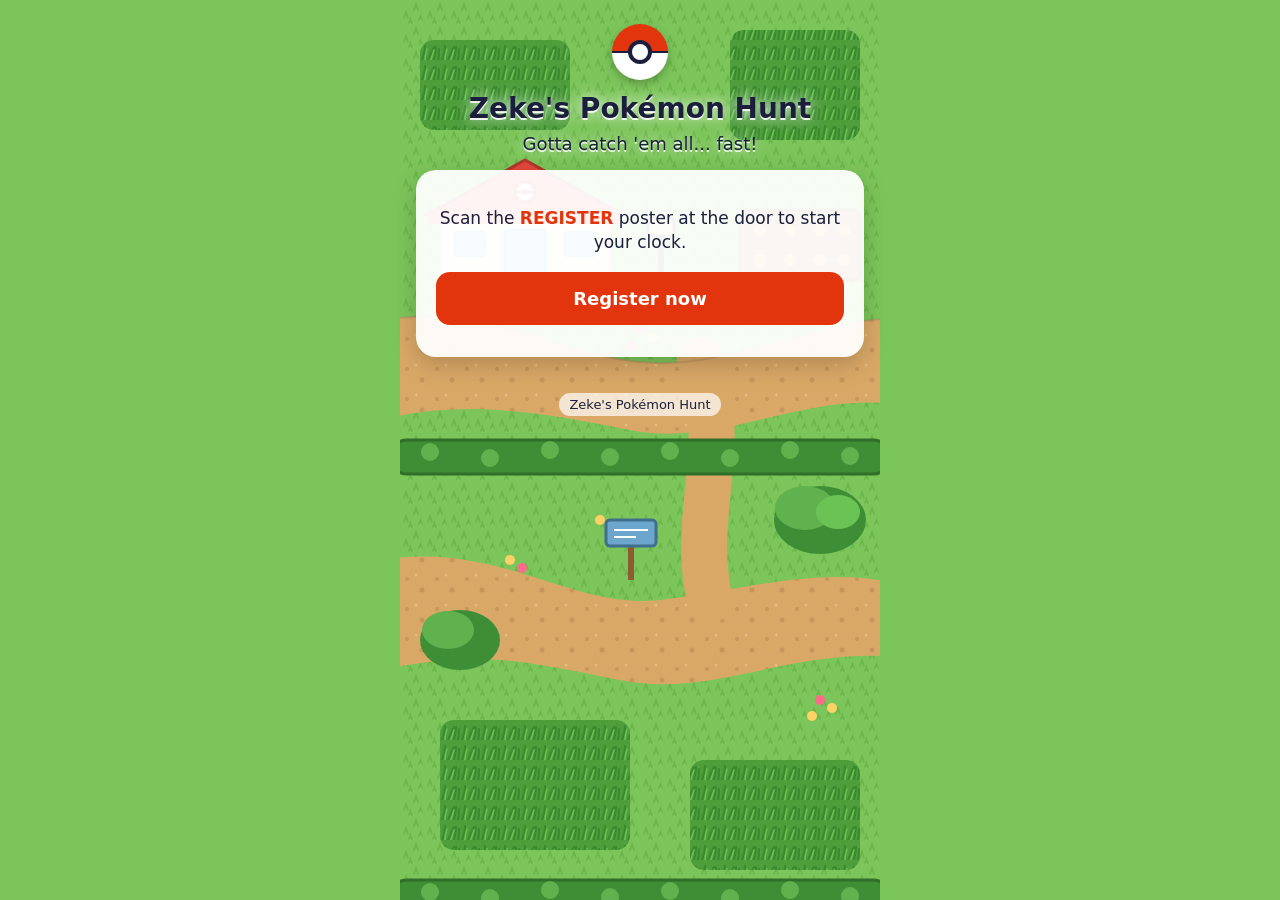
<file: index.html>
<!doctype html><html lang="en"><head><meta charset="utf-8">
<meta name="viewport" content="width=device-width,initial-scale=1"><title>Zeke&#x27;s Pokémon Hunt</title>
<link rel="stylesheet" href="style.css"><style>body{background-image:url(assets/bg.svg)}</style></head>
<body><div class="wrap"><div class="ball"></div>
<h1>Zeke's Pokémon Hunt</h1><p class="sub">Gotta catch 'em all... fast!</p>
<div class="card" id="unreg"><p class="hint">Scan the <b>REGISTER</b> poster at the door to start your clock.</p>
<a class="btn" href="register.html">Register now</a></div>
<div class="card hidden" id="reg"><p class="hint">Trainer <b id="who"></b></p><div class="timer" id="timer">00:00</div>
<div class="badge" id="count"></div><div class="prog" id="prog"></div>
<p class="hint" style="margin-top:14px">Find the hidden cards and scan each one!</p></div>

<p class="small">Zeke's Pokémon Hunt</p></div>
<script src="hunt.js"></script><script>
var s=HUNT.load(); if(s.start){document.getElementById('unreg').classList.add('hidden');document.getElementById('reg').classList.remove('hidden');
document.getElementById('who').textContent=s.name;HUNT.renderProg(s);HUNT.tick(s);}</script></body></html>
</file>
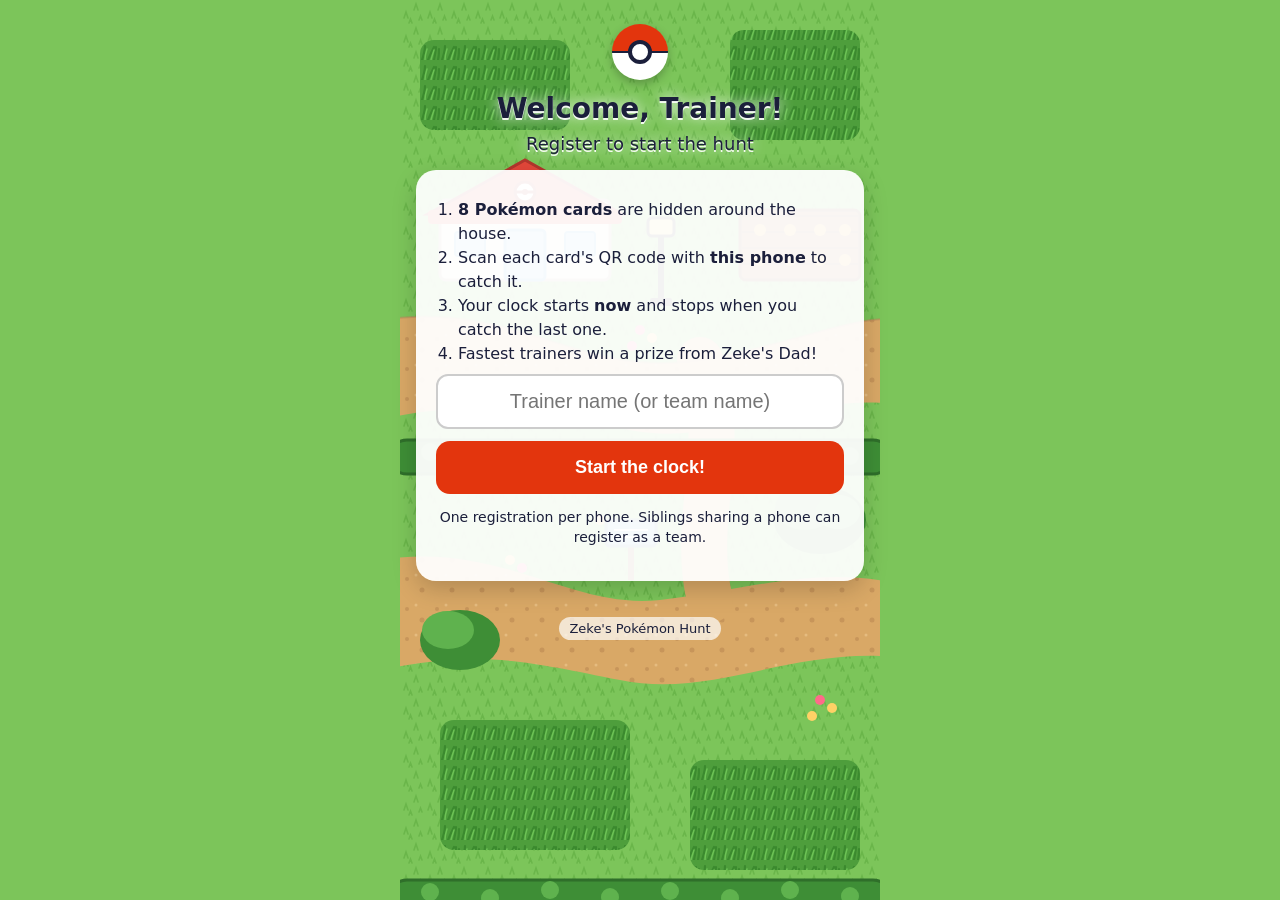
<file: register.html>
<!doctype html><html lang="en"><head><meta charset="utf-8">
<meta name="viewport" content="width=device-width,initial-scale=1"><title>Register</title>
<link rel="stylesheet" href="style.css"><style>body{background-image:url(assets/bg.svg)}</style></head>
<body><div class="wrap"><div class="ball"></div>
<h1>Welcome, Trainer!</h1><p class="sub">Register to start the hunt</p>
<div class="card" id="form">
<ol class="steps"><li><b>8 Pokémon cards</b> are hidden around the house.</li>
<li>Scan each card's QR code with <b>this phone</b> to catch it.</li>
<li>Your clock starts <b>now</b> and stops when you catch the last one.</li>
<li>Fastest trainers win a prize from Zeke's Dad!</li></ol>
<input class="name" id="name" placeholder="Trainer name (or team name)" maxlength="30" autocomplete="off">
<button class="btn" onclick="go()">Start the clock!</button>
<p class="hint" style="font-size:14px">One registration per phone. Siblings sharing a phone can register as a team.</p></div>
<div class="card hidden" id="done"><p class="hint">You're in, <b id="who"></b>!</p><div class="timer" id="timer">00:00</div>
<p class="hint">Your clock is running. Go find card <b>#1</b>!</p>
<div class="badge" id="count"></div><div class="prog" id="prog"></div>
<a class="btn alt" href="index.html">My Pokédex</a>
<button class="btn" style="background:#999;font-size:14px;padding:10px" onclick="reset()">Start over with a new name</button></div>

<p class="small">Zeke's Pokémon Hunt</p></div>
<script src="hunt.js"></script><script>
function show(s){document.getElementById('form').classList.add('hidden');document.getElementById('done').classList.remove('hidden');
document.getElementById('who').textContent=s.name;HUNT.renderProg(s);HUNT.tick(s);}
function go(){var n=document.getElementById('name').value.trim();if(!n){alert('Type your trainer name first!');return;}show(HUNT.register(n));}
function reset(){if(confirm('This erases this phone\'s progress and restarts the clock. Continue?')){localStorage.removeItem('pokehunt_v2');location.reload();}}
var s=HUNT.load(); if(s.start) show(s);</script></body></html>
</file>
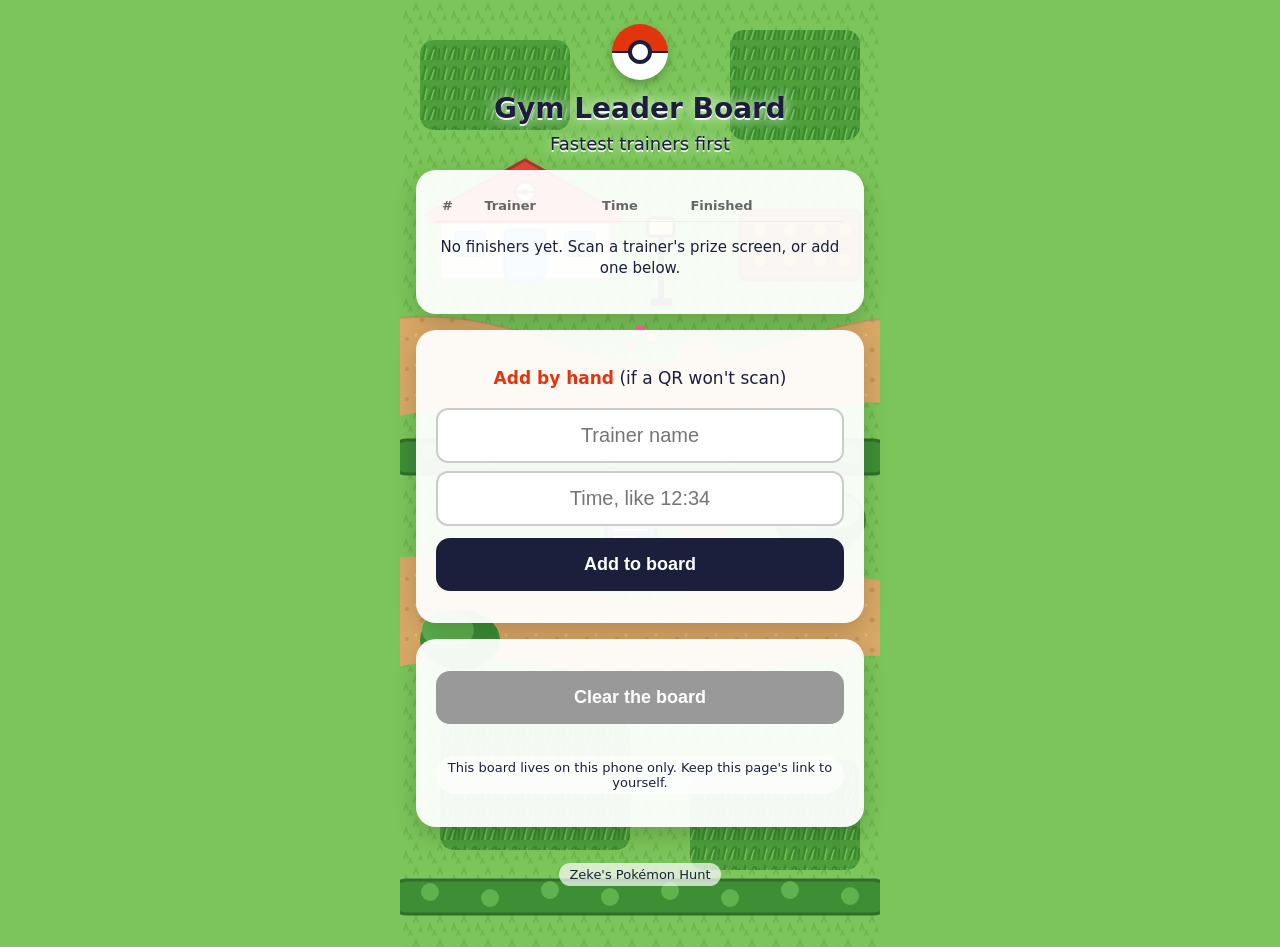
<file: admin/gym-leader-9q2v.html>
<!doctype html><html lang="en"><head><meta charset="utf-8">
<meta name="viewport" content="width=device-width,initial-scale=1"><title>Gym Leader Board</title>
<link rel="stylesheet" href="../style.css"><style>body{background-image:url(../assets/bg.svg)}</style></head>
<body><div class="wrap"><div class="ball"></div>
<h1>Gym Leader Board</h1><p class="sub">Fastest trainers first</p>
<div class="card" id="added" class="hidden" style="display:none"><p class="hint">Added <b id="aname"></b> — <span id="atime"></span></p></div>
<div class="card"><table><thead><tr><th>#</th><th>Trainer</th><th>Time</th><th>Finished</th><th></th></tr></thead><tbody id="rows"></tbody></table>
<p class="hint" id="empty" style="font-size:15px">No finishers yet. Scan a trainer's prize screen, or add one below.</p></div>
<div class="card"><p class="hint"><b>Add by hand</b> (if a QR won't scan)</p>
<input class="name" id="mname" placeholder="Trainer name" style="margin-bottom:8px">
<input class="name" id="mtime" placeholder="Time, like 12:34" inputmode="numeric">
<button class="btn alt" onclick="manual()">Add to board</button></div>
<div class="card"><button class="btn" style="background:#999" onclick="clearAll()">Clear the board</button>
<p class="small">This board lives on this phone only. Keep this page's link to yourself.</p></div>
<p class="small">Zeke's Pokémon Hunt</p></div>
<script src="../hunt.js"></script><script>var KEY='pokehunt_admin';
function load(){try{return JSON.parse(localStorage.getItem(KEY)||'[]')}catch(e){return []}}
function save(l){try{localStorage.setItem(KEY,JSON.stringify(l))}catch(e){}}
function fmt(ms){var s=Math.floor(ms/1000),m=Math.floor(s/60);return (m<10?'0':'')+m+':'+((s%60)<10?'0':'')+(s%60);}
function render(){var l=load().sort(function(a,b){return a.ms-b.ms});var h='';
 l.forEach(function(e,i){h+='<tr><td class="rank">'+(i+1)+'</td><td>'+e.n.replace(/</g,'&lt;')+'</td><td class="t">'+fmt(e.ms)+'</td><td style="font-size:12px;color:#666">'+new Date(e.at).toLocaleTimeString([], {hour:'numeric',minute:'2-digit'})+'</td><td><a href="#" onclick="del('+e.id+');return false" style="color:#999">✕</a></td></tr>';});
 document.getElementById('rows').innerHTML=h;document.getElementById('empty').style.display=l.length?'none':'block';}
function add(n,ms,at){var l=load();if(l.some(function(e){return e.n===n&&e.ms===ms}))return;l.push({id:Date.now()+Math.random(),n:n,ms:ms,at:at||Date.now()});save(l);render();
 var a=document.getElementById('added');a.style.display='block';document.getElementById('aname').textContent=n;document.getElementById('atime').textContent=fmt(ms);}
function del(id){var l=load().filter(function(e){return e.id!==id});save(l);render();}
function clearAll(){if(confirm('Clear all finishers?')){save([]);render();}}
function manual(){var n=document.getElementById('mname').value.trim(),t=document.getElementById('mtime').value.trim().split(':');
 if(!n||t.length!=2){alert('Enter a name and a time like 12:34');return;} add(n,(parseInt(t[0])*60+parseInt(t[1]))*1000);
 document.getElementById('mname').value='';document.getElementById('mtime').value='';}
var m=location.hash.match(/e=([^&]+)/); if(m){try{var e=JSON.parse(decodeURIComponent(escape(atob(m[1]))));if(e.n&&e.s&&e.e)add(e.n,e.e-e.s,e.e);}catch(x){}history.replaceState(null,'',location.pathname);}
render();</script></body></html>
</file>
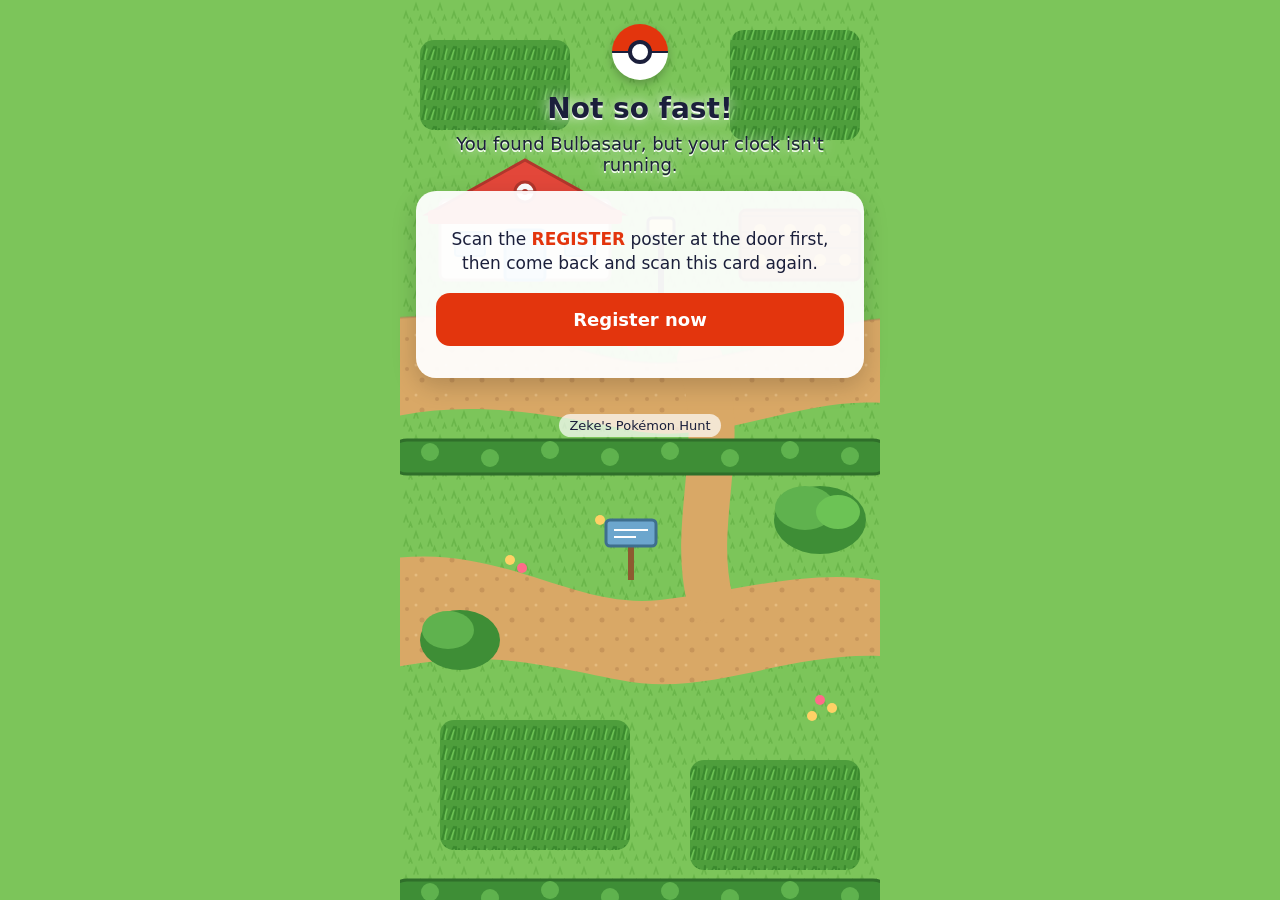
<file: catch/bulbasaur.html>
<!doctype html><html lang="en"><head><meta charset="utf-8">
<meta name="viewport" content="width=device-width,initial-scale=1"><title>You caught Bulbasaur!</title>
<link rel="stylesheet" href="../style.css"><style>body{background-image:url(../assets/bg.svg)}</style></head>
<body><div class="wrap"><div class="ball"></div>
<div id="unreg" class="hidden"><h1>Not so fast!</h1><p class="sub">You found Bulbasaur, but your clock isn't running.</p>
<div class="card"><p class="hint">Scan the <b>REGISTER</b> poster at the door first, then come back and scan this card again.</p>
<a class="btn" href="../register.html">Register now</a></div></div>
<div id="ok" class="hidden"><h1>You caught Bulbasaur!</h1><p class="sub">Card #4 of 8</p>
<div class="card"><video class="vid" autoplay muted loop playsinline poster="../img/bulbasaur.png" onclick="this.muted=!this.muted"><source src="../assets/bulbasaur.mp4" type="video/mp4"></video><p class="small" style="margin:4px 0 8px">Tap the video for sound</p><div class="timer" id="timer">00:00</div>
<div class="badge" id="count"></div><div class="prog" id="prog"></div>
<p class="hint" id="next" style="margin-top:14px">Keep going, <b id="who"></b>! Find the next card.</p>
<a class="btn gold hidden" id="prize" href="../prize/master-ball-7x4k.html">⭐ ALL 8 CAUGHT! Tap for your prize</a></div></div>
<p class="small">Zeke's Pokémon Hunt</p></div>
<script src="../hunt.js"></script><script>var s=HUNT.catchOne(4);
if(!s){document.getElementById('unreg').classList.remove('hidden');}
else{document.getElementById('ok').classList.remove('hidden');document.getElementById('who').textContent=s.name;HUNT.renderProg(s);HUNT.tick(s);
 if(s.end){document.getElementById('next').classList.add('hidden');document.getElementById('prize').classList.remove('hidden');
   setTimeout(function(){location.href='../prize/master-ball-7x4k.html';},4000);}}</script></body></html>
</file>
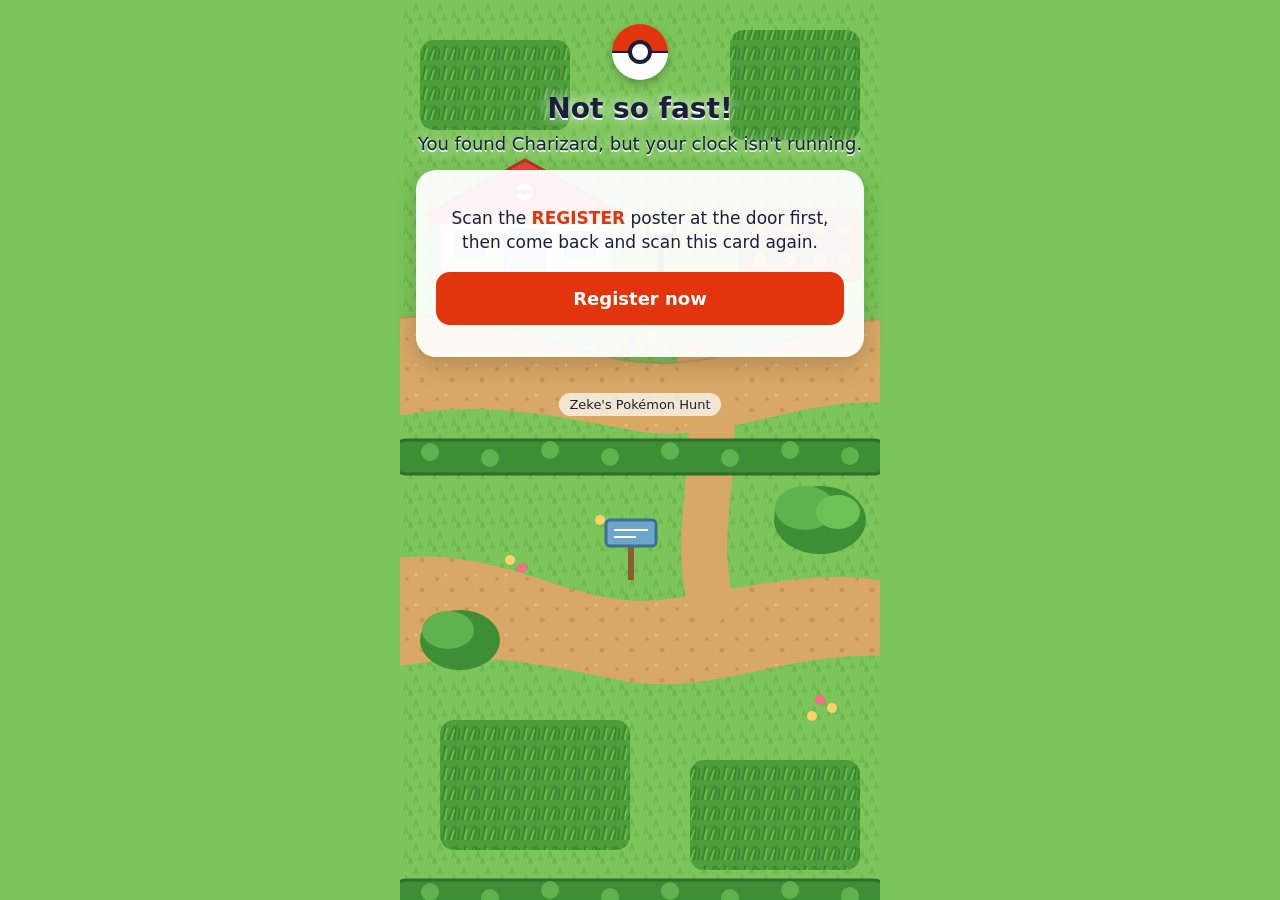
<file: catch/charizard.html>
<!doctype html><html lang="en"><head><meta charset="utf-8">
<meta name="viewport" content="width=device-width,initial-scale=1"><title>You caught Charizard!</title>
<link rel="stylesheet" href="../style.css"><style>body{background-image:url(../assets/bg.svg)}</style></head>
<body><div class="wrap"><div class="ball"></div>
<div id="unreg" class="hidden"><h1>Not so fast!</h1><p class="sub">You found Charizard, but your clock isn't running.</p>
<div class="card"><p class="hint">Scan the <b>REGISTER</b> poster at the door first, then come back and scan this card again.</p>
<a class="btn" href="../register.html">Register now</a></div></div>
<div id="ok" class="hidden"><h1>You caught Charizard!</h1><p class="sub">Card #5 of 8</p>
<div class="card"><video class="vid" autoplay muted loop playsinline poster="../img/charizard.png" onclick="this.muted=!this.muted"><source src="../assets/charizard.mp4" type="video/mp4"></video><p class="small" style="margin:4px 0 8px">Tap the video for sound</p><div class="timer" id="timer">00:00</div>
<div class="badge" id="count"></div><div class="prog" id="prog"></div>
<p class="hint" id="next" style="margin-top:14px">Keep going, <b id="who"></b>! Find the next card.</p>
<a class="btn gold hidden" id="prize" href="../prize/master-ball-7x4k.html">⭐ ALL 8 CAUGHT! Tap for your prize</a></div></div>
<p class="small">Zeke's Pokémon Hunt</p></div>
<script src="../hunt.js"></script><script>var s=HUNT.catchOne(5);
if(!s){document.getElementById('unreg').classList.remove('hidden');}
else{document.getElementById('ok').classList.remove('hidden');document.getElementById('who').textContent=s.name;HUNT.renderProg(s);HUNT.tick(s);
 if(s.end){document.getElementById('next').classList.add('hidden');document.getElementById('prize').classList.remove('hidden');
   setTimeout(function(){location.href='../prize/master-ball-7x4k.html';},4000);}}</script></body></html>
</file>
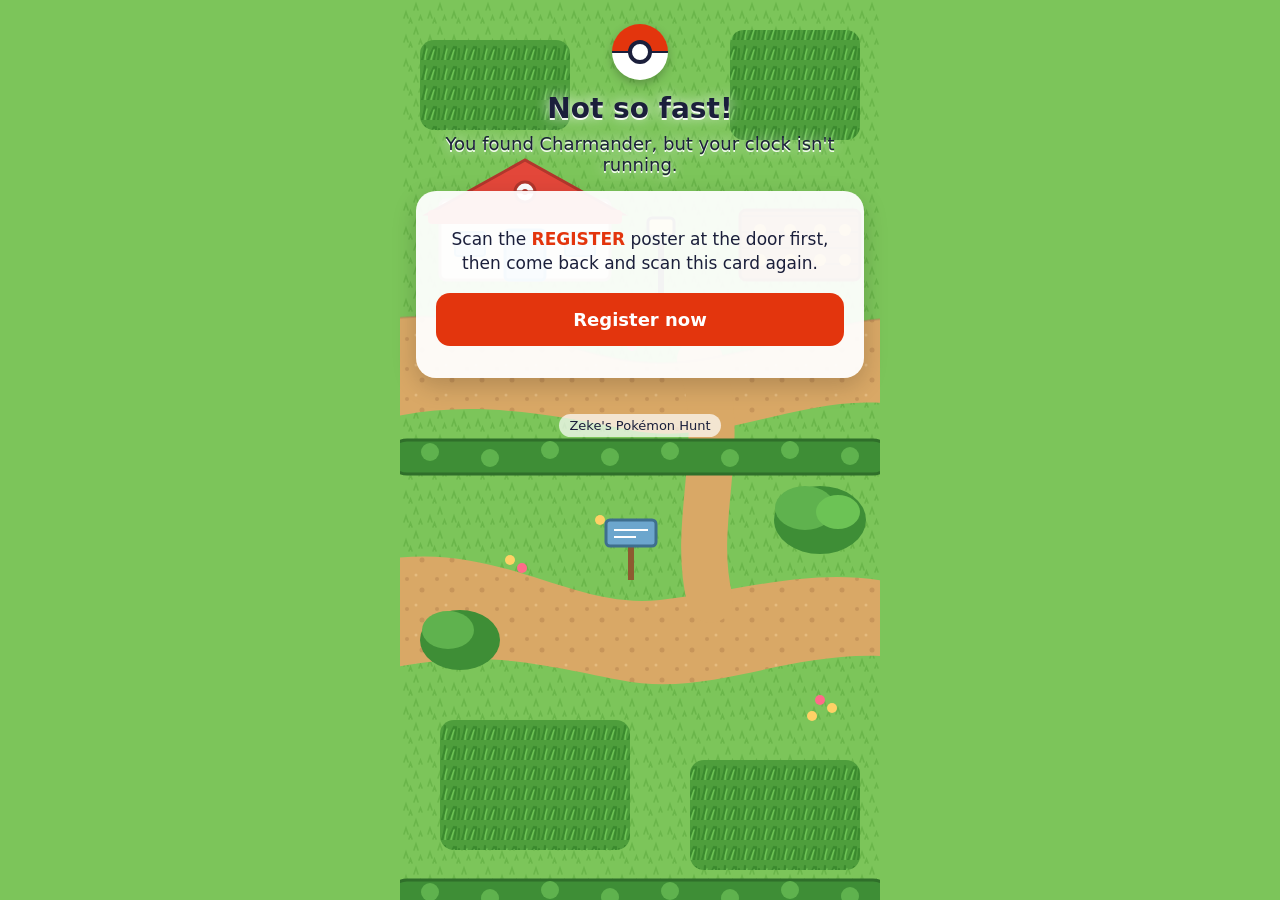
<file: catch/charmander.html>
<!doctype html><html lang="en"><head><meta charset="utf-8">
<meta name="viewport" content="width=device-width,initial-scale=1"><title>You caught Charmander!</title>
<link rel="stylesheet" href="../style.css"><style>body{background-image:url(../assets/bg.svg)}</style></head>
<body><div class="wrap"><div class="ball"></div>
<div id="unreg" class="hidden"><h1>Not so fast!</h1><p class="sub">You found Charmander, but your clock isn't running.</p>
<div class="card"><p class="hint">Scan the <b>REGISTER</b> poster at the door first, then come back and scan this card again.</p>
<a class="btn" href="../register.html">Register now</a></div></div>
<div id="ok" class="hidden"><h1>You caught Charmander!</h1><p class="sub">Card #2 of 8</p>
<div class="card"><video class="vid" autoplay muted loop playsinline poster="../img/charmander.png" onclick="this.muted=!this.muted"><source src="../assets/charmander.mp4" type="video/mp4"></video><p class="small" style="margin:4px 0 8px">Tap the video for sound</p><div class="timer" id="timer">00:00</div>
<div class="badge" id="count"></div><div class="prog" id="prog"></div>
<p class="hint" id="next" style="margin-top:14px">Keep going, <b id="who"></b>! Find the next card.</p>
<a class="btn gold hidden" id="prize" href="../prize/master-ball-7x4k.html">⭐ ALL 8 CAUGHT! Tap for your prize</a></div></div>
<p class="small">Zeke's Pokémon Hunt</p></div>
<script src="../hunt.js"></script><script>var s=HUNT.catchOne(2);
if(!s){document.getElementById('unreg').classList.remove('hidden');}
else{document.getElementById('ok').classList.remove('hidden');document.getElementById('who').textContent=s.name;HUNT.renderProg(s);HUNT.tick(s);
 if(s.end){document.getElementById('next').classList.add('hidden');document.getElementById('prize').classList.remove('hidden');
   setTimeout(function(){location.href='../prize/master-ball-7x4k.html';},4000);}}</script></body></html>
</file>
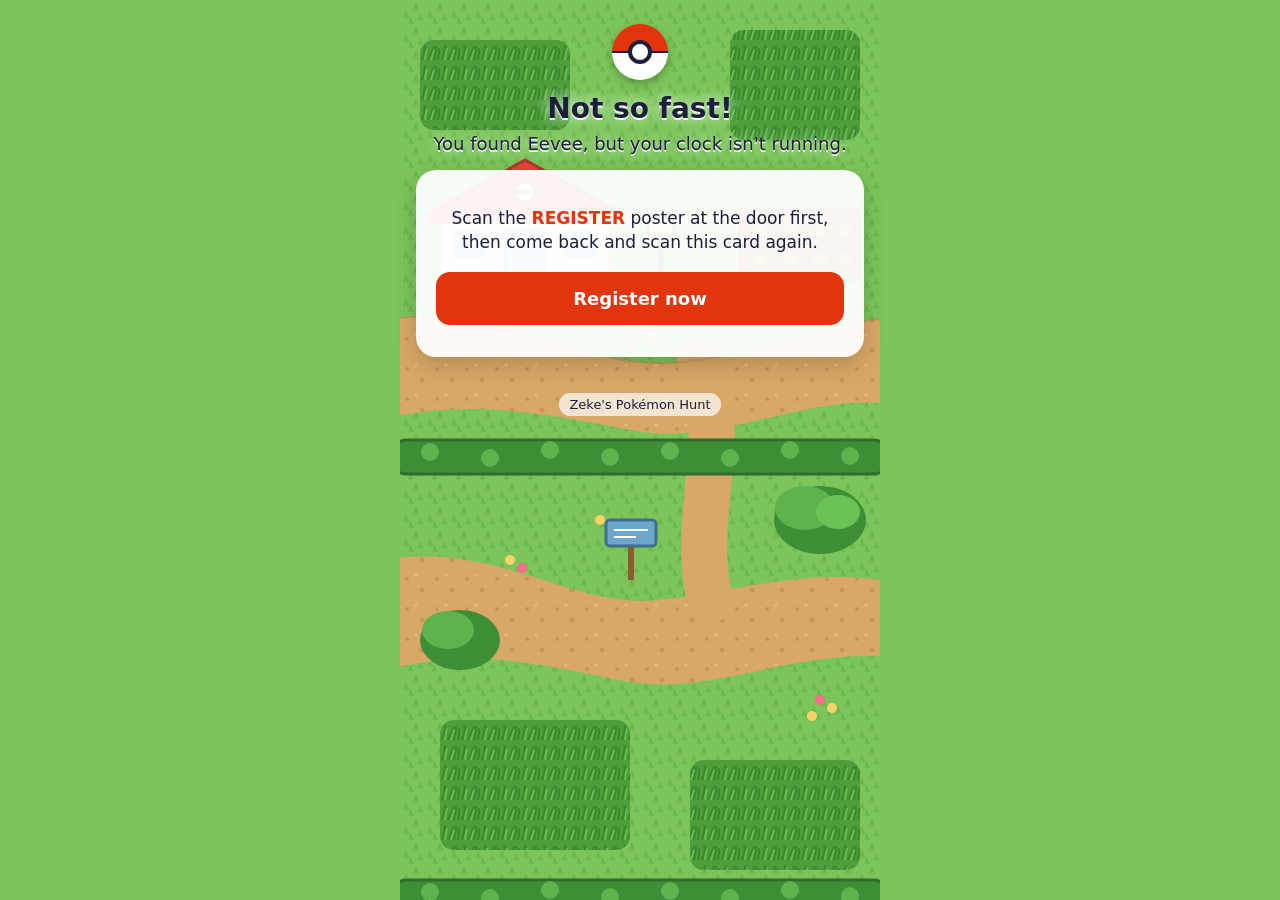
<file: catch/eevee.html>
<!doctype html><html lang="en"><head><meta charset="utf-8">
<meta name="viewport" content="width=device-width,initial-scale=1"><title>You caught Eevee!</title>
<link rel="stylesheet" href="../style.css"><style>body{background-image:url(../assets/bg.svg)}</style></head>
<body><div class="wrap"><div class="ball"></div>
<div id="unreg" class="hidden"><h1>Not so fast!</h1><p class="sub">You found Eevee, but your clock isn't running.</p>
<div class="card"><p class="hint">Scan the <b>REGISTER</b> poster at the door first, then come back and scan this card again.</p>
<a class="btn" href="../register.html">Register now</a></div></div>
<div id="ok" class="hidden"><h1>You caught Eevee!</h1><p class="sub">Card #6 of 8</p>
<div class="card"><video class="vid" autoplay muted loop playsinline poster="../img/eevee.png" onclick="this.muted=!this.muted"><source src="../assets/eevee.mp4" type="video/mp4"></video><p class="small" style="margin:4px 0 8px">Tap the video for sound</p><div class="timer" id="timer">00:00</div>
<div class="badge" id="count"></div><div class="prog" id="prog"></div>
<p class="hint" id="next" style="margin-top:14px">Keep going, <b id="who"></b>! Find the next card.</p>
<a class="btn gold hidden" id="prize" href="../prize/master-ball-7x4k.html">⭐ ALL 8 CAUGHT! Tap for your prize</a></div></div>
<p class="small">Zeke's Pokémon Hunt</p></div>
<script src="../hunt.js"></script><script>var s=HUNT.catchOne(6);
if(!s){document.getElementById('unreg').classList.remove('hidden');}
else{document.getElementById('ok').classList.remove('hidden');document.getElementById('who').textContent=s.name;HUNT.renderProg(s);HUNT.tick(s);
 if(s.end){document.getElementById('next').classList.add('hidden');document.getElementById('prize').classList.remove('hidden');
   setTimeout(function(){location.href='../prize/master-ball-7x4k.html';},4000);}}</script></body></html>
</file>
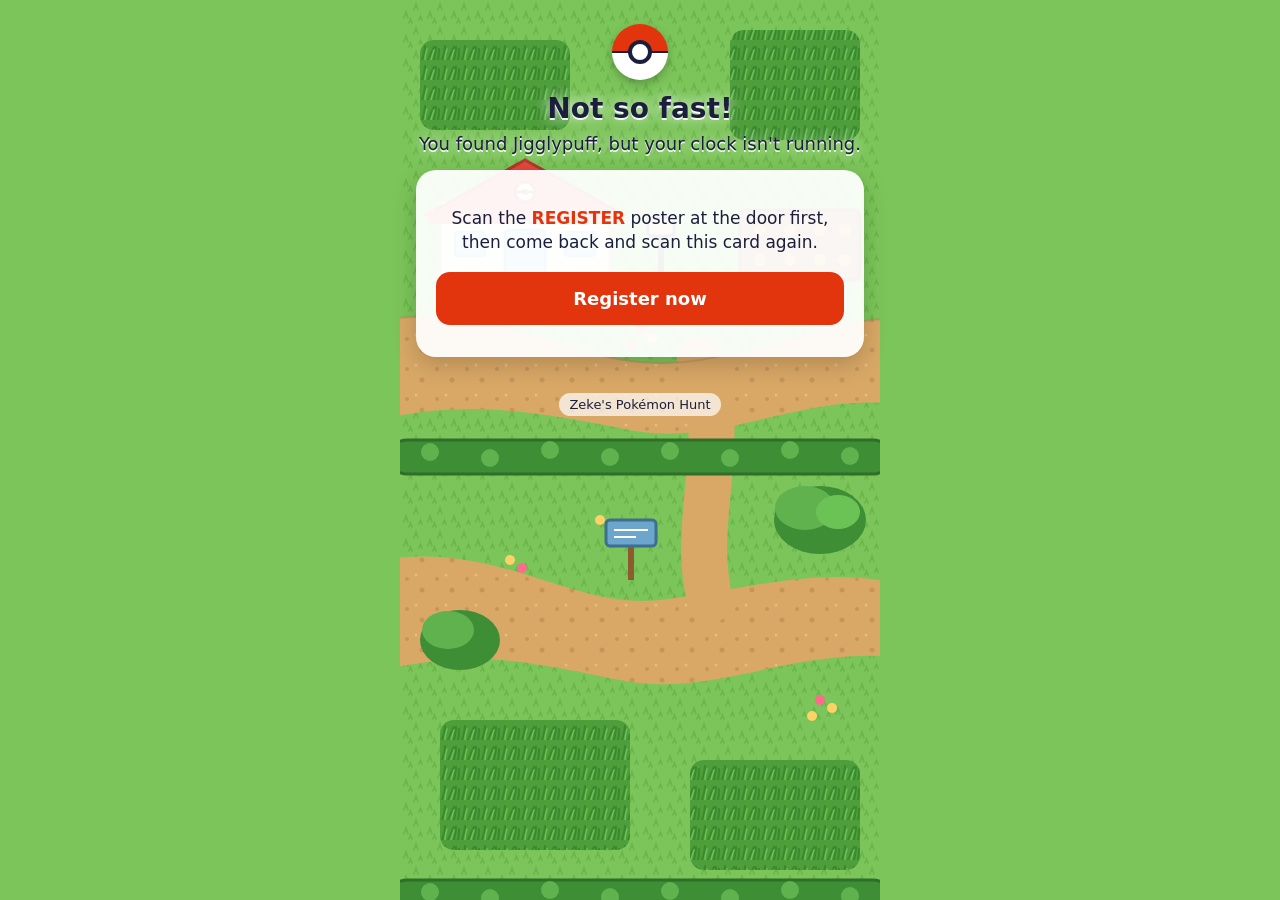
<file: catch/jigglypuff.html>
<!doctype html><html lang="en"><head><meta charset="utf-8">
<meta name="viewport" content="width=device-width,initial-scale=1"><title>You caught Jigglypuff!</title>
<link rel="stylesheet" href="../style.css"><style>body{background-image:url(../assets/bg.svg)}</style></head>
<body><div class="wrap"><div class="ball"></div>
<div id="unreg" class="hidden"><h1>Not so fast!</h1><p class="sub">You found Jigglypuff, but your clock isn't running.</p>
<div class="card"><p class="hint">Scan the <b>REGISTER</b> poster at the door first, then come back and scan this card again.</p>
<a class="btn" href="../register.html">Register now</a></div></div>
<div id="ok" class="hidden"><h1>You caught Jigglypuff!</h1><p class="sub">Card #7 of 8</p>
<div class="card"><video class="vid" autoplay muted loop playsinline poster="../img/jigglypuff.png" onclick="this.muted=!this.muted"><source src="../assets/jigglypuff.mp4" type="video/mp4"></video><p class="small" style="margin:4px 0 8px">Tap the video for sound</p><div class="timer" id="timer">00:00</div>
<div class="badge" id="count"></div><div class="prog" id="prog"></div>
<p class="hint" id="next" style="margin-top:14px">Keep going, <b id="who"></b>! Find the next card.</p>
<a class="btn gold hidden" id="prize" href="../prize/master-ball-7x4k.html">⭐ ALL 8 CAUGHT! Tap for your prize</a></div></div>
<p class="small">Zeke's Pokémon Hunt</p></div>
<script src="../hunt.js"></script><script>var s=HUNT.catchOne(7);
if(!s){document.getElementById('unreg').classList.remove('hidden');}
else{document.getElementById('ok').classList.remove('hidden');document.getElementById('who').textContent=s.name;HUNT.renderProg(s);HUNT.tick(s);
 if(s.end){document.getElementById('next').classList.add('hidden');document.getElementById('prize').classList.remove('hidden');
   setTimeout(function(){location.href='../prize/master-ball-7x4k.html';},4000);}}</script></body></html>
</file>
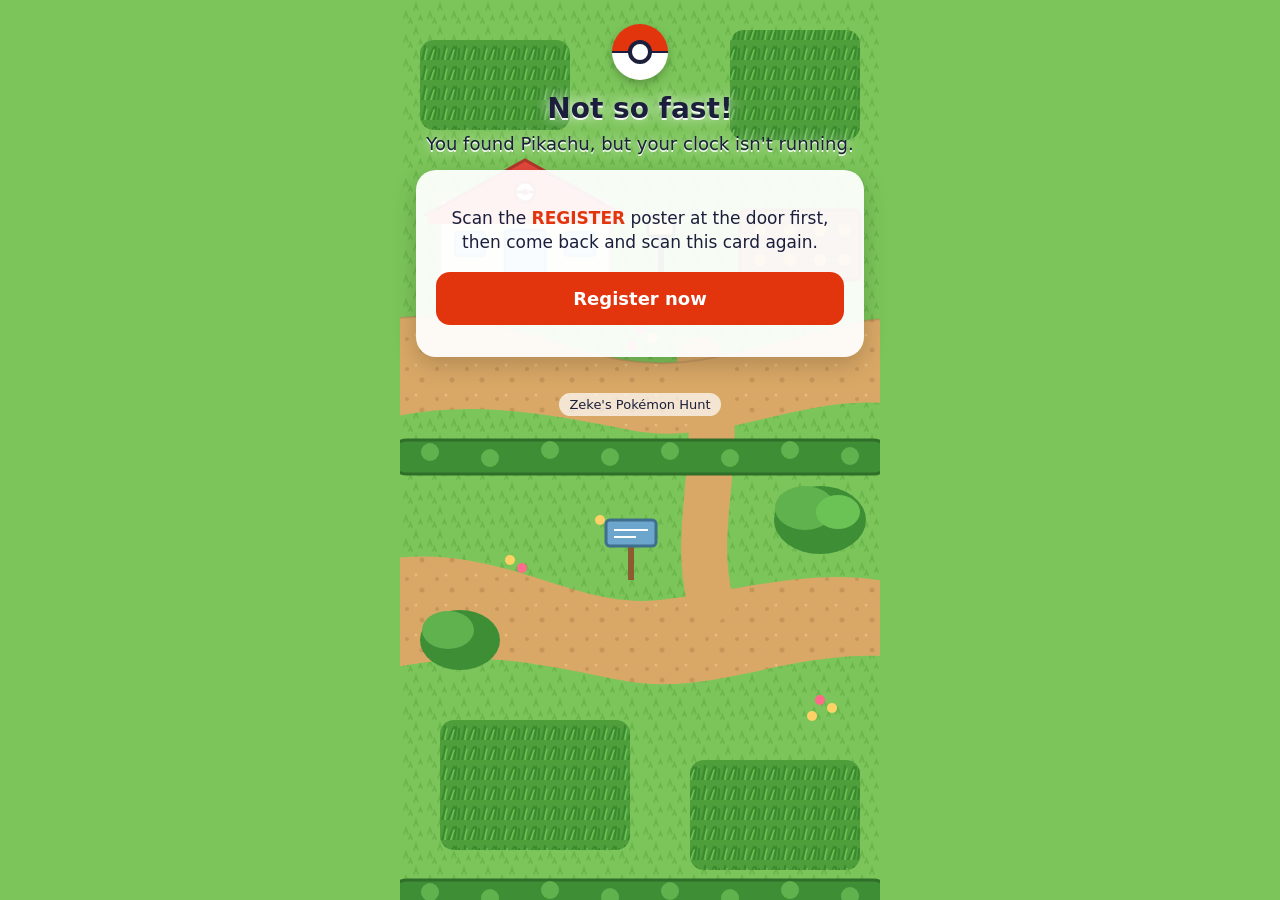
<file: catch/pikachu.html>
<!doctype html><html lang="en"><head><meta charset="utf-8">
<meta name="viewport" content="width=device-width,initial-scale=1"><title>You caught Pikachu!</title>
<link rel="stylesheet" href="../style.css"><style>body{background-image:url(../assets/bg.svg)}</style></head>
<body><div class="wrap"><div class="ball"></div>
<div id="unreg" class="hidden"><h1>Not so fast!</h1><p class="sub">You found Pikachu, but your clock isn't running.</p>
<div class="card"><p class="hint">Scan the <b>REGISTER</b> poster at the door first, then come back and scan this card again.</p>
<a class="btn" href="../register.html">Register now</a></div></div>
<div id="ok" class="hidden"><h1>You caught Pikachu!</h1><p class="sub">Card #1 of 8</p>
<div class="card"><video class="vid" autoplay muted loop playsinline poster="../img/pikachu.png" onclick="this.muted=!this.muted"><source src="../assets/pikachu.mp4" type="video/mp4"></video><p class="small" style="margin:4px 0 8px">Tap the video for sound</p><div class="timer" id="timer">00:00</div>
<div class="badge" id="count"></div><div class="prog" id="prog"></div>
<p class="hint" id="next" style="margin-top:14px">Keep going, <b id="who"></b>! Find the next card.</p>
<a class="btn gold hidden" id="prize" href="../prize/master-ball-7x4k.html">⭐ ALL 8 CAUGHT! Tap for your prize</a></div></div>
<p class="small">Zeke's Pokémon Hunt</p></div>
<script src="../hunt.js"></script><script>var s=HUNT.catchOne(1);
if(!s){document.getElementById('unreg').classList.remove('hidden');}
else{document.getElementById('ok').classList.remove('hidden');document.getElementById('who').textContent=s.name;HUNT.renderProg(s);HUNT.tick(s);
 if(s.end){document.getElementById('next').classList.add('hidden');document.getElementById('prize').classList.remove('hidden');
   setTimeout(function(){location.href='../prize/master-ball-7x4k.html';},4000);}}</script></body></html>
</file>
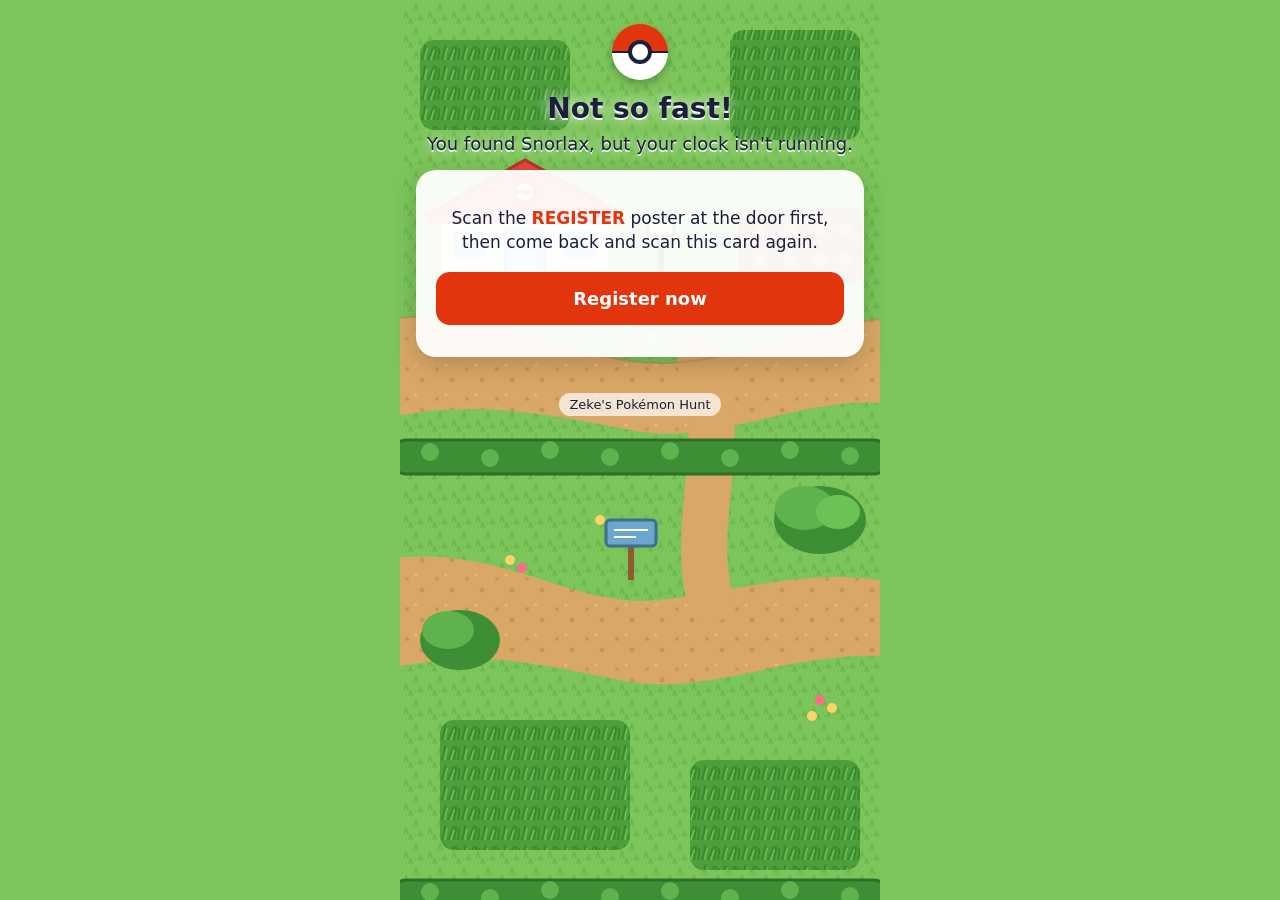
<file: catch/snorlax.html>
<!doctype html><html lang="en"><head><meta charset="utf-8">
<meta name="viewport" content="width=device-width,initial-scale=1"><title>You caught Snorlax!</title>
<link rel="stylesheet" href="../style.css"><style>body{background-image:url(../assets/bg.svg)}</style></head>
<body><div class="wrap"><div class="ball"></div>
<div id="unreg" class="hidden"><h1>Not so fast!</h1><p class="sub">You found Snorlax, but your clock isn't running.</p>
<div class="card"><p class="hint">Scan the <b>REGISTER</b> poster at the door first, then come back and scan this card again.</p>
<a class="btn" href="../register.html">Register now</a></div></div>
<div id="ok" class="hidden"><h1>You caught Snorlax!</h1><p class="sub">Card #8 of 8</p>
<div class="card"><video class="vid" autoplay muted loop playsinline poster="../img/snorlax.png" onclick="this.muted=!this.muted"><source src="../assets/snorlax.mp4" type="video/mp4"></video><p class="small" style="margin:4px 0 8px">Tap the video for sound</p><div class="timer" id="timer">00:00</div>
<div class="badge" id="count"></div><div class="prog" id="prog"></div>
<p class="hint" id="next" style="margin-top:14px">Keep going, <b id="who"></b>! Find the next card.</p>
<a class="btn gold hidden" id="prize" href="../prize/master-ball-7x4k.html">⭐ ALL 8 CAUGHT! Tap for your prize</a></div></div>
<p class="small">Zeke's Pokémon Hunt</p></div>
<script src="../hunt.js"></script><script>var s=HUNT.catchOne(8);
if(!s){document.getElementById('unreg').classList.remove('hidden');}
else{document.getElementById('ok').classList.remove('hidden');document.getElementById('who').textContent=s.name;HUNT.renderProg(s);HUNT.tick(s);
 if(s.end){document.getElementById('next').classList.add('hidden');document.getElementById('prize').classList.remove('hidden');
   setTimeout(function(){location.href='../prize/master-ball-7x4k.html';},4000);}}</script></body></html>
</file>
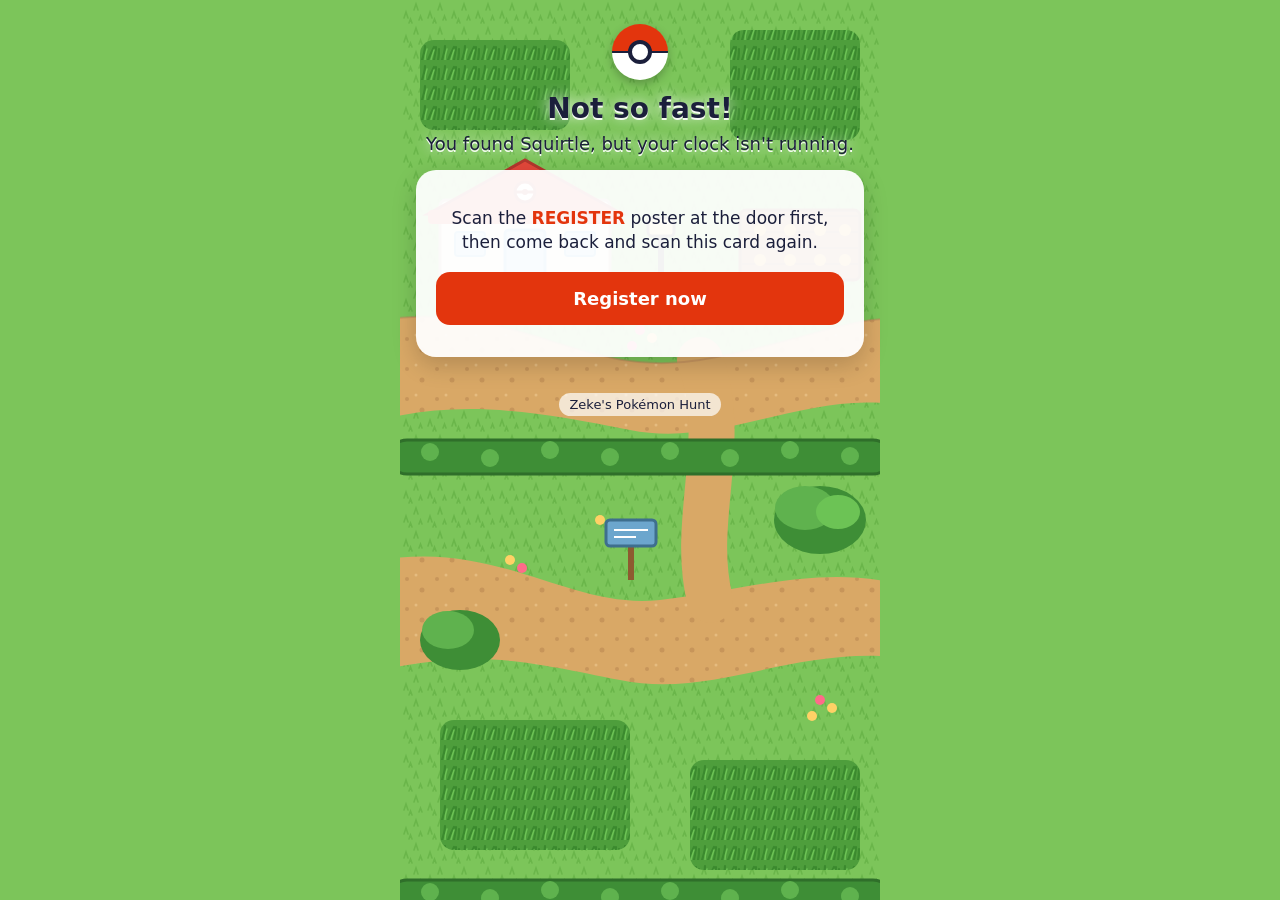
<file: catch/squirtle.html>
<!doctype html><html lang="en"><head><meta charset="utf-8">
<meta name="viewport" content="width=device-width,initial-scale=1"><title>You caught Squirtle!</title>
<link rel="stylesheet" href="../style.css"><style>body{background-image:url(../assets/bg.svg)}</style></head>
<body><div class="wrap"><div class="ball"></div>
<div id="unreg" class="hidden"><h1>Not so fast!</h1><p class="sub">You found Squirtle, but your clock isn't running.</p>
<div class="card"><p class="hint">Scan the <b>REGISTER</b> poster at the door first, then come back and scan this card again.</p>
<a class="btn" href="../register.html">Register now</a></div></div>
<div id="ok" class="hidden"><h1>You caught Squirtle!</h1><p class="sub">Card #3 of 8</p>
<div class="card"><video class="vid" autoplay muted loop playsinline poster="../img/squirtle.png" onclick="this.muted=!this.muted"><source src="../assets/squirtle.mp4" type="video/mp4"></video><p class="small" style="margin:4px 0 8px">Tap the video for sound</p><div class="timer" id="timer">00:00</div>
<div class="badge" id="count"></div><div class="prog" id="prog"></div>
<p class="hint" id="next" style="margin-top:14px">Keep going, <b id="who"></b>! Find the next card.</p>
<a class="btn gold hidden" id="prize" href="../prize/master-ball-7x4k.html">⭐ ALL 8 CAUGHT! Tap for your prize</a></div></div>
<p class="small">Zeke's Pokémon Hunt</p></div>
<script src="../hunt.js"></script><script>var s=HUNT.catchOne(3);
if(!s){document.getElementById('unreg').classList.remove('hidden');}
else{document.getElementById('ok').classList.remove('hidden');document.getElementById('who').textContent=s.name;HUNT.renderProg(s);HUNT.tick(s);
 if(s.end){document.getElementById('next').classList.add('hidden');document.getElementById('prize').classList.remove('hidden');
   setTimeout(function(){location.href='../prize/master-ball-7x4k.html';},4000);}}</script></body></html>
</file>
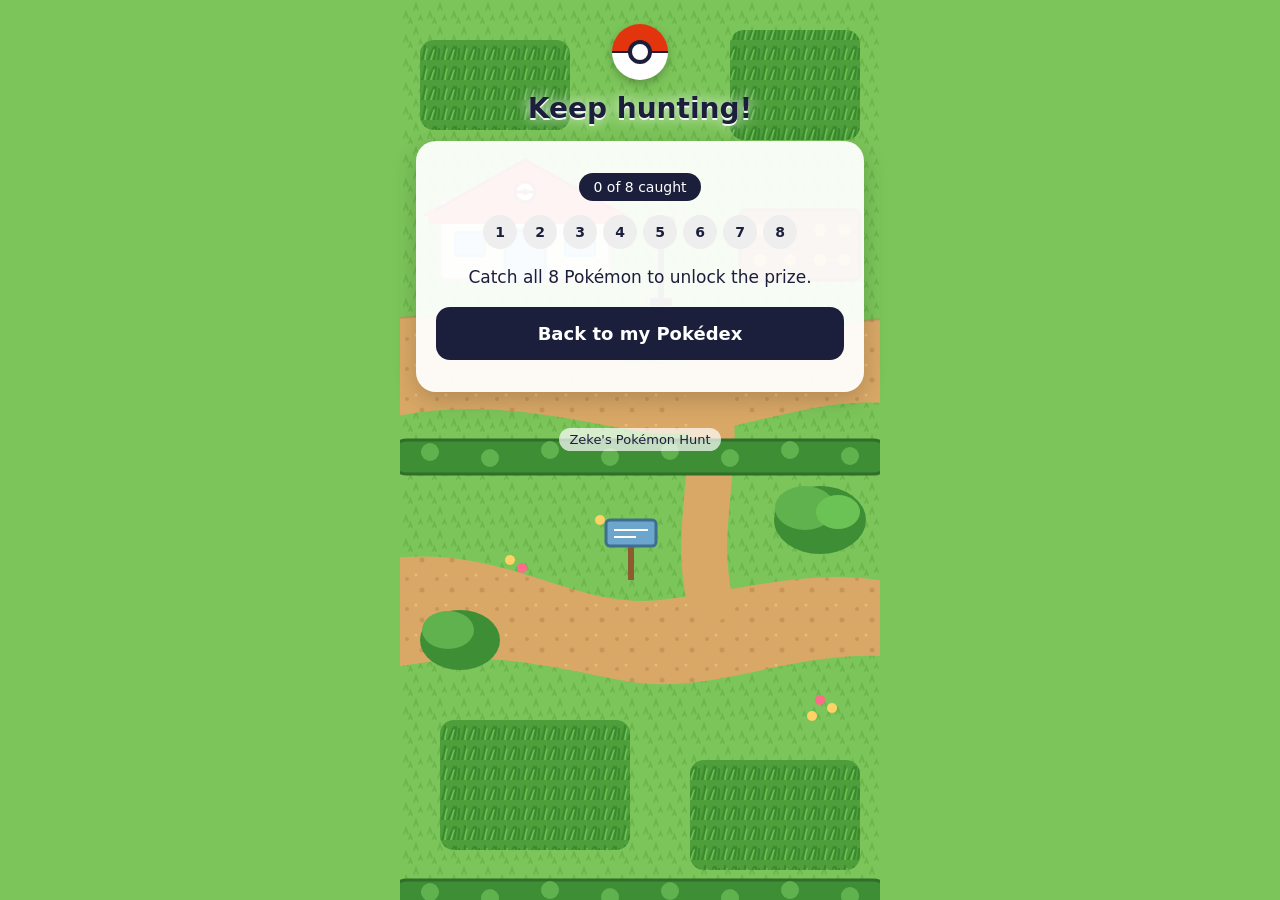
<file: prize/master-ball-7x4k.html>
<!doctype html><html lang="en"><head><meta charset="utf-8">
<meta name="viewport" content="width=device-width,initial-scale=1"><title>Master Trainer!</title>
<link rel="stylesheet" href="../style.css"><style>body{background-image:url(../assets/bg.svg)}</style><script src="../assets/qrcode.min.js"></script></head>
<body><div class="wrap"><div class="ball"></div>
<div id="notyet" class="hidden"><h1>Keep hunting!</h1><div class="card"><div class="badge" id="count"></div><div class="prog" id="prog"></div>
<p class="hint">Catch all 8 Pokémon to unlock the prize.</p><a class="btn alt" href="../index.html">Back to my Pokédex</a></div></div>
<div id="won" class="hidden"><h1>MASTER TRAINER!</h1>
<video class="vid" autoplay muted loop playsinline poster="../assets/master-ball-poster.jpg" onclick="this.muted=!this.muted"><source src="../assets/master-ball.mp4" type="video/mp4"></video>
<p class="small" style="margin:4px 0 12px">Tap the video for sound</p>
<div class="card"><p class="hint"><b id="who"></b> caught all 8 Pokémon in</p><div class="timer done" id="final">00:00</div>
<p class="hint" style="font-size:22px;font-weight:800">Find <b>Zeke's Dad</b> in the <b>BACKYARD</b> for your prize!</p>
<p class="hint">Show him this screen so he can scan your time:</p>
<div id="qr" style="display:flex;justify-content:center;margin:10px 0"></div></div>
<div class="card"><p class="hint">Bonus: an activity book of every Pokémon you found.</p>
<a class="btn" href="../coloring-pack.pdf" download="pokemon-activity-book.pdf">⬇ Download activity book</a>
<a class="btn alt" href="mailto:?subject=Zeke%27s%20Pok%C3%A9mon%20Hunt%20activity%20book&amp;body=Congratulations%2C%20Master%20Trainer%21%0A%0AHere%20is%20the%20Pok%C3%A9mon%20activity%20book%20you%20earned%20at%20Zeke%27s%20party.%20Open%20this%20link%20and%20print%20it%3A%0Ahttps%3A//cervantesadolfo-droid.github.io/pokemon-hunt/coloring-pack.pdf%0A%0AThanks%20for%20coming%21">✉ Email it to me</a>
<p class="small">"Email it to me" opens your mail app with the link already written. Send it to yourself and print at home.</p></div></div>
<p class="small">Zeke's Pokémon Hunt</p></div>
<script src="../hunt.js"></script><script>var s=HUNT.load();
if(!s.end){document.getElementById('notyet').classList.remove('hidden');HUNT.renderProg(s);}
else{document.getElementById('won').classList.remove('hidden');document.getElementById('who').textContent=s.name;
 document.getElementById('final').textContent=HUNT.fmt(s.end-s.start);
 try{new QRCode(document.getElementById('qr'),{text:'https://cervantesadolfo-droid.github.io/pokemon-hunt/admin/gym-leader-9q2v.html#e='+HUNT.entry(s),width:200,height:200,correctLevel:QRCode.CorrectLevel.M});}catch(e){}}</script></body></html>
</file>
<file: style.css>
:root{--red:#E3350D;--dark:#1b1f3b;--bg:#7CC55A;--yellow:#F4D03F}
*{box-sizing:border-box}body{margin:0;font-family:system-ui,-apple-system,Segoe UI,Roboto,sans-serif;background:var(--bg) center top/480px auto repeat-y;color:var(--dark);text-align:center;min-height:100vh}
.wrap{max-width:480px;margin:0 auto;padding:24px 16px 48px}
.ball{width:56px;height:56px;border-radius:50%;background:linear-gradient(#E3350D 0 48%,#1b1f3b 48% 52%,#fff 52%);margin:0 auto 12px;position:relative;box-shadow:0 4px 10px rgba(0,0,0,.25)}
.ball:after{content:"";position:absolute;left:50%;top:50%;width:16px;height:16px;border:4px solid #1b1f3b;border-radius:50%;background:#fff;transform:translate(-50%,-50%)}
h1{font-size:28px;margin:8px 0}.sub{font-size:18px;margin:0 0 16px}h1,.sub{text-shadow:0 2px 0 rgba(255,255,255,.9),0 0 14px rgba(255,255,255,.9)}
.card{background:rgba(255,255,255,.94);border-radius:20px;padding:20px;box-shadow:0 8px 24px rgba(0,0,0,.18);margin:16px 0}
.card img{width:100%;max-width:300px;border-radius:16px}
.vid{width:100%;max-width:440px;border-radius:20px;box-shadow:0 8px 24px rgba(0,0,0,.15);background:#000}
.hint{font-size:17px;line-height:1.4}.hint b{color:var(--red)}
.badge{display:inline-block;background:var(--dark);color:#fff;border-radius:999px;padding:6px 14px;font-size:14px;margin-top:12px}
.btn{display:block;width:100%;padding:16px;margin:12px 0;border:0;border-radius:14px;font-size:18px;font-weight:700;text-decoration:none;color:#fff;background:var(--red);cursor:pointer}
.btn.alt{background:var(--dark)}.btn.gold{background:var(--yellow);color:var(--dark)}
.prog{display:flex;gap:6px;justify-content:center;margin-top:14px;flex-wrap:wrap}.prog span{width:34px;height:34px;border-radius:50%;background:#eee;display:flex;align-items:center;justify-content:center;font-weight:700;font-size:14px}.prog span.on{background:var(--yellow)}
.small{font-size:13px;color:var(--dark);background:rgba(255,255,255,.7);display:inline-block;padding:4px 10px;border-radius:999px;margin-top:20px}
.timer{font-variant-numeric:tabular-nums;font-size:40px;font-weight:900;letter-spacing:1px;color:var(--dark);margin:6px 0}
.timer.done{color:#1a8f3c}
input.name{width:100%;font-size:20px;padding:14px;border:2px solid #ccc;border-radius:12px;text-align:center}
.steps{text-align:left;font-size:16px;line-height:1.5;padding-left:22px;margin:8px 0}
.hidden{display:none !important}
table{width:100%;border-collapse:collapse;font-size:16px}td,th{padding:8px 6px;border-bottom:1px solid #eee;text-align:left}th{font-size:13px;color:#666}td.t{font-variant-numeric:tabular-nums;font-weight:700}
.rank{font-weight:900;color:var(--red);width:30px}
</file>
